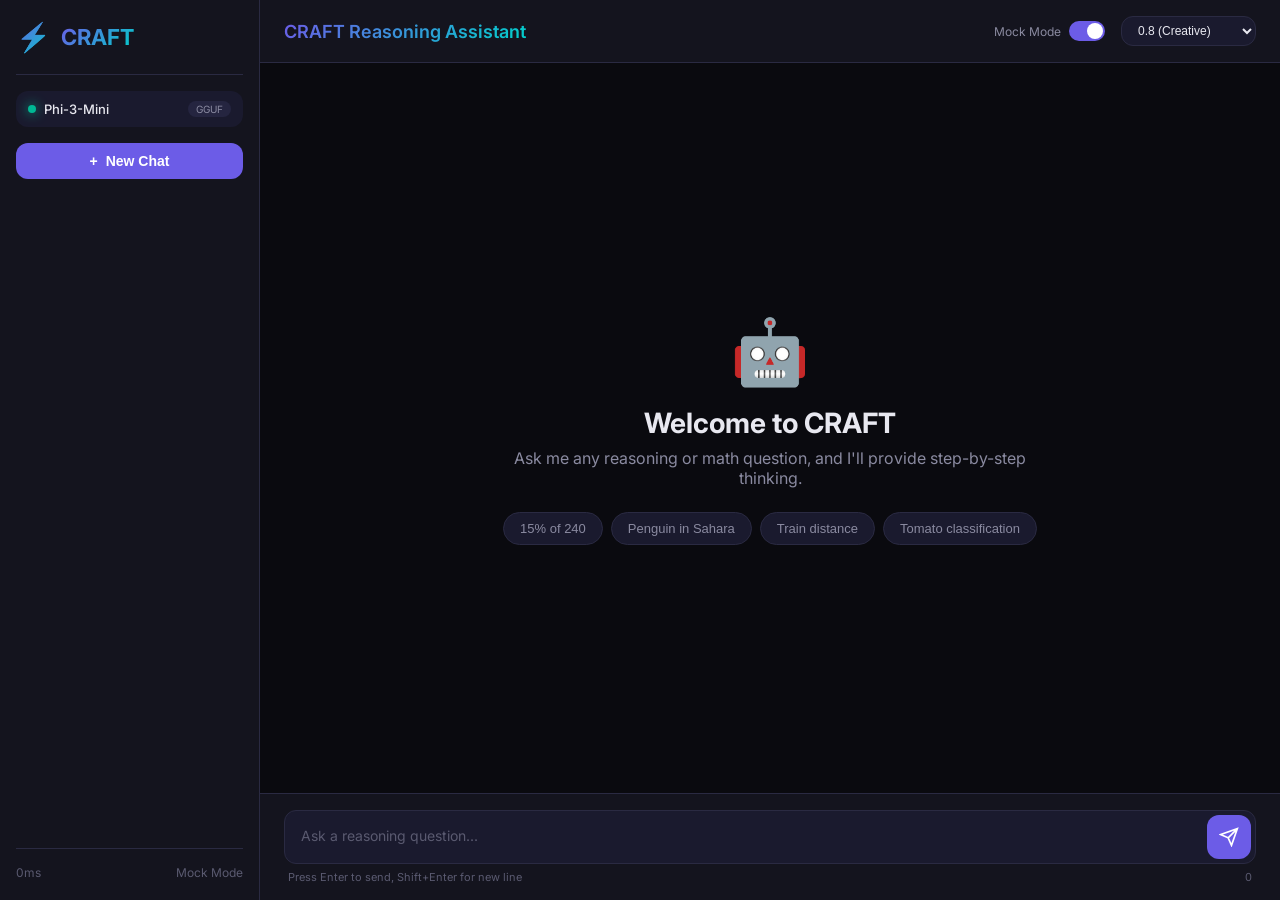
<file: CRAFT-SLM-Reasoning-Framework-Phi3-mini/craft_delivery/src/ui/index.html>
<!DOCTYPE html>
<html lang="en">
<head>
    <meta charset="UTF-8">
    <meta name="viewport" content="width=device-width, initial-scale=1.0">
    <title>CRAFT — Reasoning Assistant</title>
    <link rel="stylesheet" href="styles.css">
    <link href="https://fonts.googleapis.com/css2?family=Inter:wght@300;400;500;600;700&family=JetBrains+Mono:wght@400;600&display=swap" rel="stylesheet">
</head>
<body>
    <div class="app-container">
        <!-- Sidebar -->
        <aside class="sidebar">
            <div class="logo">
                <span class="logo-icon">⚡</span>
                <span class="logo-text">CRAFT</span>
            </div>
            <div class="model-info">
                <span class="status-dot active"></span>
                <span class="model-name">Phi-3-Mini</span>
                <span class="model-badge">GGUF</span>
            </div>
            <div class="sidebar-actions">
                <button class="btn-new-chat" onclick="resetChat()">
                    <span>+</span> New Chat
                </button>
            </div>
            <div class="sidebar-footer">
                <div class="stats">
                    <span id="latency-display">0ms</span>
                    <span id="mode-display">Mock Mode</span>
                </div>
            </div>
        </aside>

        <!-- Main Chat Area -->
        <main class="chat-container">
            <header class="chat-header">
                <h1>CRAFT Reasoning Assistant</h1>
                <div class="header-actions">
                    <label class="toggle-label">
                        <span>Mock Mode</span>
                        <input type="checkbox" id="mock-toggle" checked>
                        <span class="toggle-slider"></span>
                    </label>
                    <select id="temp-select">
                        <option value="0.2">0.2 (Focused)</option>
                        <option value="0.5">0.5 (Balanced)</option>
                        <option value="0.8" selected>0.8 (Creative)</option>
                        <option value="1.2">1.2 (Exploratory)</option>
                    </select>
                </div>
            </header>

            <!-- Messages Area -->
            <div class="messages-area" id="messages-area">
                <div class="welcome-message">
                    <div class="welcome-icon">🤖</div>
                    <h2>Welcome to CRAFT</h2>
                    <p>Ask me any reasoning or math question, and I'll provide step-by-step thinking.</p>
                    <div class="suggestions">
                        <button class="suggestion-chip" onclick="sendQuestion('What is 15% of 240?')">15% of 240</button>
                        <button class="suggestion-chip" onclick="sendQuestion('Would a penguin survive in the Sahara desert?')">Penguin in Sahara</button>
                        <button class="suggestion-chip" onclick="sendQuestion('If a train travels at 60 mph for 2.5 hours, how far does it go?')">Train distance</button>
                        <button class="suggestion-chip" onclick="sendQuestion('Is a tomato a fruit or a vegetable?')">Tomato classification</button>
                    </div>
                </div>
            </div>

            <!-- Input Area -->
            <div class="input-area">
                <div class="input-wrapper">
                    <textarea id="question-input" rows="1" placeholder="Ask a reasoning question..." onkeydown="handleKeyDown(event)"></textarea>
                    <button id="send-btn" onclick="sendMessage()">
                        <svg width="20" height="20" viewBox="0 0 24 24" fill="none" stroke="currentColor" stroke-width="2">
                            <path d="M22 2L11 13M22 2l-7 20-4-9-9-4 20-7z"/>
                        </svg>
                    </button>
                </div>
                <div class="input-footer">
                    <span>Press Enter to send, Shift+Enter for new line</span>
                    <span id="char-count">0</span>
                </div>
            </div>
        </main>
    </div>

    <!-- Loading Overlay -->
    <div id="loading-overlay" class="loading-overlay hidden">
        <div class="loading-spinner"></div>
        <span>Thinking...</span>
    </div>

    <script src="app.js"></script>
</body>
</html>
</file>
<file: CRAFT-SLM-Reasoning-Framework-Phi3-mini/craft_delivery/src/ui/styles.css>
/* ===== CRAFT Chat UI - Modern Dark Theme ===== */
:root {
    --bg-primary: #0a0a0f;
    --bg-secondary: #14141e;
    --bg-card: #1a1a2e;
    --bg-input: #1e1e32;
    --bg-hover: #252540;
    
    --text-primary: #e8e8f0;
    --text-secondary: #8a8aa0;
    --text-muted: #5a5a70;
    
    --accent: #6c5ce7;
    --accent-light: #a29bfe;
    --accent-dark: #4a3db8;
    --accent-gradient: linear-gradient(135deg, #6c5ce7, #00cec9);
    
    --success: #00b894;
    --warning: #fdcb6e;
    --error: #e17055;
    
    --border-color: #2a2a42;
    --shadow: 0 8px 32px rgba(0, 0, 0, 0.4);
    --radius: 12px;
    --transition: all 0.3s cubic-bezier(0.4, 0, 0.2, 1);
}

* { margin: 0; padding: 0; box-sizing: border-box; }
body {
    font-family: 'Inter', -apple-system, BlinkMacSystemFont, sans-serif;
    background: var(--bg-primary);
    color: var(--text-primary);
    height: 100vh;
    overflow: hidden;
}
::-webkit-scrollbar { width: 6px; }
::-webkit-scrollbar-track { background: var(--bg-secondary); }
::-webkit-scrollbar-thumb { background: var(--border-color); border-radius: 3px; }
::-webkit-scrollbar-thumb:hover { background: var(--accent); }

.app-container {
    display: flex;
    height: 100vh;
    background: var(--bg-primary);
}

.sidebar {
    width: 260px;
    background: var(--bg-secondary);
    border-right: 1px solid var(--border-color);
    display: flex;
    flex-direction: column;
    padding: 20px 16px;
    flex-shrink: 0;
}
.logo {
    display: flex;
    align-items: center;
    gap: 10px;
    padding-bottom: 20px;
    border-bottom: 1px solid var(--border-color);
    margin-bottom: 16px;
}
.logo-icon {
    font-size: 28px;
    background: var(--accent-gradient);
    -webkit-background-clip: text;
    -webkit-text-fill-color: transparent;
}
.logo-text {
    font-size: 22px;
    font-weight: 700;
    background: var(--accent-gradient);
    -webkit-background-clip: text;
    -webkit-text-fill-color: transparent;
}
.model-info {
    display: flex;
    align-items: center;
    gap: 8px;
    padding: 10px 12px;
    background: var(--bg-card);
    border-radius: var(--radius);
    margin-bottom: 16px;
}
.status-dot {
    width: 8px;
    height: 8px;
    border-radius: 50%;
    background: var(--text-muted);
    flex-shrink: 0;
}
.status-dot.active {
    background: var(--success);
    box-shadow: 0 0 12px var(--success);
}
.model-name { font-size: 13px; font-weight: 500; flex: 1; }
.model-badge {
    font-size: 10px;
    background: var(--bg-hover);
    padding: 2px 8px;
    border-radius: 10px;
    color: var(--text-secondary);
    text-transform: uppercase;
}
.btn-new-chat {
    width: 100%;
    padding: 10px 16px;
    background: var(--accent);
    color: white;
    border: none;
    border-radius: var(--radius);
    font-size: 14px;
    font-weight: 600;
    cursor: pointer;
    transition: var(--transition);
    display: flex;
    align-items: center;
    justify-content: center;
    gap: 8px;
}
.btn-new-chat:hover {
    background: var(--accent-dark);
    transform: translateY(-1px);
    box-shadow: 0 4px 20px rgba(108, 92, 231, 0.3);
}
.sidebar-footer {
    margin-top: auto;
    padding-top: 16px;
    border-top: 1px solid var(--border-color);
}
.stats {
    display: flex;
    justify-content: space-between;
    font-size: 12px;
    color: var(--text-muted);
}

.chat-container {
    flex: 1;
    display: flex;
    flex-direction: column;
    background: var(--bg-primary);
}
.chat-header {
    padding: 16px 24px;
    border-bottom: 1px solid var(--border-color);
    display: flex;
    justify-content: space-between;
    align-items: center;
    flex-shrink: 0;
    background: var(--bg-secondary);
}
.chat-header h1 {
    font-size: 18px;
    font-weight: 600;
    background: var(--accent-gradient);
    -webkit-background-clip: text;
    -webkit-text-fill-color: transparent;
}
.header-actions {
    display: flex;
    align-items: center;
    gap: 16px;
}
.toggle-label {
    display: flex;
    align-items: center;
    gap: 8px;
    font-size: 12px;
    color: var(--text-secondary);
    cursor: pointer;
}
.toggle-label input[type="checkbox"] { display: none; }
.toggle-slider {
    width: 36px;
    height: 20px;
    background: var(--bg-hover);
    border-radius: 10px;
    position: relative;
    transition: var(--transition);
}
.toggle-slider::after {
    content: '';
    position: absolute;
    width: 16px;
    height: 16px;
    background: white;
    border-radius: 50%;
    top: 2px;
    left: 2px;
    transition: var(--transition);
}
.toggle-label input:checked + .toggle-slider { background: var(--accent); }
.toggle-label input:checked + .toggle-slider::after { left: 18px; }
select {
    background: var(--bg-card);
    color: var(--text-primary);
    border: 1px solid var(--border-color);
    padding: 6px 12px;
    border-radius: var(--radius);
    font-size: 12px;
    cursor: pointer;
    outline: none;
}
select:focus { border-color: var(--accent); }

.messages-area {
    flex: 1;
    overflow-y: auto;
    padding: 20px 24px;
    display: flex;
    flex-direction: column;
    gap: 12px;
}
.welcome-message {
    text-align: center;
    padding: 40px 20px;
    max-width: 600px;
    margin: auto;
}
.welcome-icon { font-size: 64px; margin-bottom: 16px; }
.welcome-message h2 { font-size: 28px; font-weight: 700; margin-bottom: 8px; }
.welcome-message p { color: var(--text-secondary); margin-bottom: 24px; }
.suggestions {
    display: flex;
    flex-wrap: wrap;
    gap: 8px;
    justify-content: center;
}
.suggestion-chip {
    padding: 8px 16px;
    background: var(--bg-card);
    border: 1px solid var(--border-color);
    border-radius: 20px;
    font-size: 13px;
    color: var(--text-secondary);
    cursor: pointer;
    transition: var(--transition);
}
.suggestion-chip:hover {
    background: var(--bg-hover);
    border-color: var(--accent);
    color: var(--text-primary);
}

.message {
    display: flex;
    gap: 12px;
    max-width: 85%;
    animation: fadeIn 0.4s ease;
}
.message.user { align-self: flex-end; flex-direction: row-reverse; }
.message.assistant { align-self: flex-start; }
.message-avatar {
    width: 36px;
    height: 36px;
    border-radius: 50%;
    flex-shrink: 0;
    display: flex;
    align-items: center;
    justify-content: center;
    font-size: 18px;
}
.message.user .message-avatar { background: var(--accent); }
.message.assistant .message-avatar { background: var(--bg-hover); }
.message-content {
    background: var(--bg-card);
    padding: 12px 16px;
    border-radius: var(--radius);
    line-height: 1.6;
    font-size: 14px;
}
.message.user .message-content {
    background: var(--accent);
    border-bottom-right-radius: 4px;
}
.message.assistant .message-content {
    border-bottom-left-radius: 4px;
}
.message-content .step {
    display: block;
    padding: 4px 0;
    border-bottom: 1px solid var(--border-color);
    margin-bottom: 4px;
}
.message-content .step:last-child { border-bottom: none; }
.message-content .step-number {
    font-weight: 600;
    color: var(--accent-light);
}
.message-content .final-answer {
    margin-top: 8px;
    padding: 8px 12px;
    background: rgba(108, 92, 231, 0.15);
    border-radius: 8px;
    border-left: 3px solid var(--accent);
    font-weight: 600;
}
.message-content .final-answer span { color: var(--accent-light); }

@keyframes fadeIn {
    from { opacity: 0; transform: translateY(8px); }
    to { opacity: 1; transform: translateY(0); }
}

.input-area {
    padding: 16px 24px;
    border-top: 1px solid var(--border-color);
    background: var(--bg-secondary);
    flex-shrink: 0;
}
.input-wrapper {
    display: flex;
    gap: 12px;
    background: var(--bg-card);
    border-radius: var(--radius);
    border: 1px solid var(--border-color);
    padding: 4px 4px 4px 16px;
    transition: var(--transition);
}
.input-wrapper:focus-within {
    border-color: var(--accent);
    box-shadow: 0 0 20px rgba(108, 92, 231, 0.15);
}
#question-input {
    flex: 1;
    background: transparent;
    border: none;
    color: var(--text-primary);
    font-size: 14px;
    font-family: inherit;
    padding: 10px 0;
    resize: none;
    outline: none;
    max-height: 120px;
    line-height: 1.5;
}
#question-input::placeholder { color: var(--text-muted); }
#send-btn {
    width: 44px;
    height: 44px;
    border-radius: var(--radius);
    border: none;
    background: var(--accent);
    color: white;
    cursor: pointer;
    transition: var(--transition);
    display: flex;
    align-items: center;
    justify-content: center;
    flex-shrink: 0;
}
#send-btn:hover {
    background: var(--accent-dark);
    transform: scale(1.05);
}
#send-btn:disabled {
    opacity: 0.5;
    cursor: not-allowed;
    transform: none;
}
.input-footer {
    display: flex;
    justify-content: space-between;
    font-size: 11px;
    color: var(--text-muted);
    margin-top: 6px;
    padding: 0 4px;
}

.loading-overlay {
    position: fixed;
    inset: 0;
    background: rgba(0, 0, 0, 0.6);
    backdrop-filter: blur(4px);
    display: flex;
    flex-direction: column;
    align-items: center;
    justify-content: center;
    z-index: 999;
}
.loading-overlay.hidden { display: none; }
.loading-spinner {
    width: 48px;
    height: 48px;
    border: 4px solid var(--bg-card);
    border-top-color: var(--accent);
    border-radius: 50%;
    animation: spin 0.8s linear infinite;
}
.loading-overlay span {
    margin-top: 16px;
    color: var(--text-secondary);
    font-size: 14px;
}
@keyframes spin {
    to { transform: rotate(360deg); }
}
@media (max-width: 768px) {
    .sidebar { display: none; }
    .chat-header { flex-wrap: wrap; gap: 8px; padding: 12px 16px; }
    .header-actions { flex-wrap: wrap; }
    .messages-area { padding: 12px 16px; }
    .message { max-width: 95%; }
    .input-area { padding: 12px 16px; }
}
</file>
